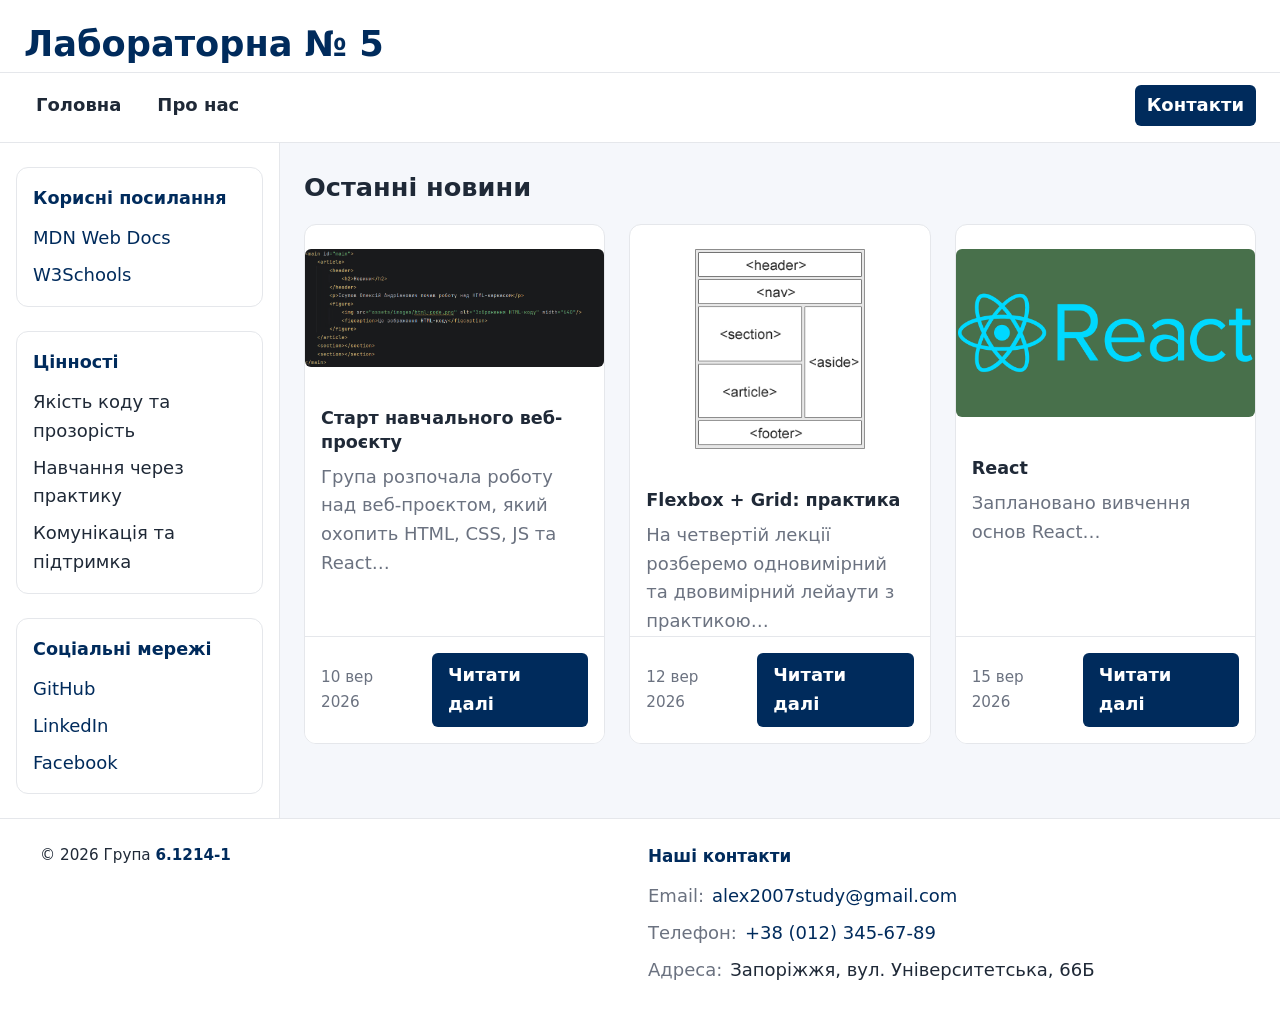
<file: index.html>
<!DOCTYPE html>
<html lang="uk">
<head>
    <meta charset="UTF-8"/>
    <meta name="viewport" content="width=device-width, initial-scale=1.0"/>
    <title>Лабораторна 5 - Головна</title>
    <meta name="description" content="Головна сторінка навчального лендінгу: новини, послуги, переваги."/>
    <link rel="icon" href="assets/images/favicon.ico"/>
    <link rel="stylesheet" href="styles.css"/>
</head>
<body>
<div class="layout">
    <header class="header">
        <h1 class="header__title">Лабораторна № 5</h1>
        <nav class="nav">
            <a href="index.html" class="nav__link">Головна</a>
            <a href="about.html" class="nav__link">Про нас</a>
            <a href="contacts.html" class="nav__link nav__link--cta">Контакти</a>
        </nav>
    </header>

    <aside class="sidenav">
        <section class="sidebar sidebar--links" aria-label="Корисні посилання">
            <h3 class="sidebar__title">Корисні посилання</h3>
            <ul class="sidebar__list">
                <li class="sidebar__item">
                    <a class="sidebar__link" href="https://developer.mozilla.org/" target="_blank" rel="noopener noreferrer">MDN Web Docs</a>
                </li>
                <li class="sidebar__item">
                    <a class="sidebar__link" href="https://www.w3schools.com/html/" target="_blank" rel="noopener noreferrer">W3Schools</a>
                </li>
            </ul>
        </section>

        <section class="sidebar sidebar--values" aria-label="Цінності">
            <h3 class="sidebar__title">Цінності</h3>
            <ul class="sidebar__list">
                <li class="sidebar__item">Якість коду та прозорість</li>
                <li class="sidebar__item">Навчання через практику</li>
                <li class="sidebar__item">Комунікація та підтримка</li>
            </ul>
        </section>

        <section class="sidebar sidebar--social" aria-label="Соціальні мережі">
            <h3 class="sidebar__title">Соціальні мережі</h3>
            <ul class="sidebar__list">
                <li class="sidebar__item"><a class="sidebar__link" href="#" aria-label="GitHub">GitHub</a></li>
                <li class="sidebar__item"><a class="sidebar__link" href="#" aria-label="LinkedIn">LinkedIn</a></li>
                <li class="sidebar__item"><a class="sidebar__link" href="#" aria-label="Facebook">Facebook</a></li>
            </ul>
        </section>
    </aside>

    <main class="main">
        <section class="news">
            <h2 class="news__title">Останні новини</h2>
            <div class="news__list">
                <article class="news-card">
                    <figure class="news-card__media media">
                        <picture>
                            <source type="image/avif" srcset="assets/images/html-code.avif">
                            <source type="image/webp" srcset="assets/images/html-code.webp">
                            <img
                                    class="media__img"
                                    src="assets/images/html-code.png"
                                    alt="Фото зі студентського заходу"
                                    width="983" height="388"
                                    loading="lazy" decoding="async" />
                        </picture>
                    </figure>
                    <h3 class="news-card__title">Старт навчального веб-проєкту</h3>
                    <p class="news-card__excerpt">Група розпочала роботу над веб-проєктом, який охопить HTML, CSS, JS та React…</p>
                    <div class="news-card__meta">
                        <time class="news-card__date" datetime="2025-09-10">10 вер 2026</time>
                        <a href="#" class="news-card__btn">Читати далі</a>
                    </div>
                </article>
                <article class="news-card">
                    <figure class="news-card__media media">
                        <picture>
                            <source type="image/avif" srcset="assets/images/layout-template.avif">
                            <source type="image/webp" srcset="assets/images/layout-template.webp">
                            <img
                                    class="media__img"
                                    src="assets/images/layout-template.png"
                                    alt="Демонстрація лейаутів на уроці"
                                    width="219" height="258"
                                    loading="lazy" decoding="async" />
                        </picture>
                    </figure>
                    <h3 class="news-card__title">Flexbox + Grid: практика</h3>
                    <p class="news-card__excerpt">На четвертій лекції розберемо одновимірний та двовимірний лейаути з практикою…</p>
                    <div class="news-card__meta">
                        <time class="news-card__date" datetime="2025-09-12">12 вер 2026</time>
                        <a href="#" class="news-card__btn">Читати далі</a>
                    </div>
                </article>
                <article class="news-card">
                    <figure class="news-card__media media">
                        <picture>
                            <source type="image/avif" srcset="assets/images/react-symbol.avif">
                            <source type="image/webp" srcset="assets/images/react-symbol.webp">
                            <img
                                    class="media__img"
                                    src="assets/images/react-symbol.png"
                                    alt="React logo"
                                    width="3840" height="2160"
                                    loading="lazy" decoding="async" />
                        </picture>
                    </figure>
                    <h3 class="news-card__title">React</h3>
                    <p class="news-card__excerpt">Заплановано вивчення основ React…</p>
                    <div class="news-card__meta">
                        <time class="news-card__date" datetime="2025-09-15">15 вер 2026</time>
                        <a href="#" class="news-card__btn">Читати далі</a>
                    </div>
                </article>
            </div>
        </section>
    </main>

    <footer class="footer">
        <div class="footer__inner">
            <p class="footer__text">© 2026 Група <span class="footer__group-name">6.1214-1</span></p>


            <address class="footer__contacts" aria-label="Наші контакти">
                <h3 class="footer__contacts-title">Наші контакти</h3>
                <ul class="footer__contacts-list">
                    <li class="footer__contacts-item">
                        <span class="footer__label">Email:</span>
                        <a class="footer__link" href="mailto:alex2007study@gmail.com">alex2007study@gmail.com</a>
                    </li>
                    <li class="footer__contacts-item">
                        <span class="footer__label">Телефон:</span>
                        <a class="footer__link" href="tel:+380123456789">+38 (012) 345-67-89</a>
                    </li>
                    <li class="footer__contacts-item">
                        <span class="footer__label">Адреса:</span>
                        <span>Запоріжжя, вул. Університетська, 66Б</span>
                    </li>
                </ul>
            </address>
        </div>
    </footer>
</div>
</body>
</html>
</file>
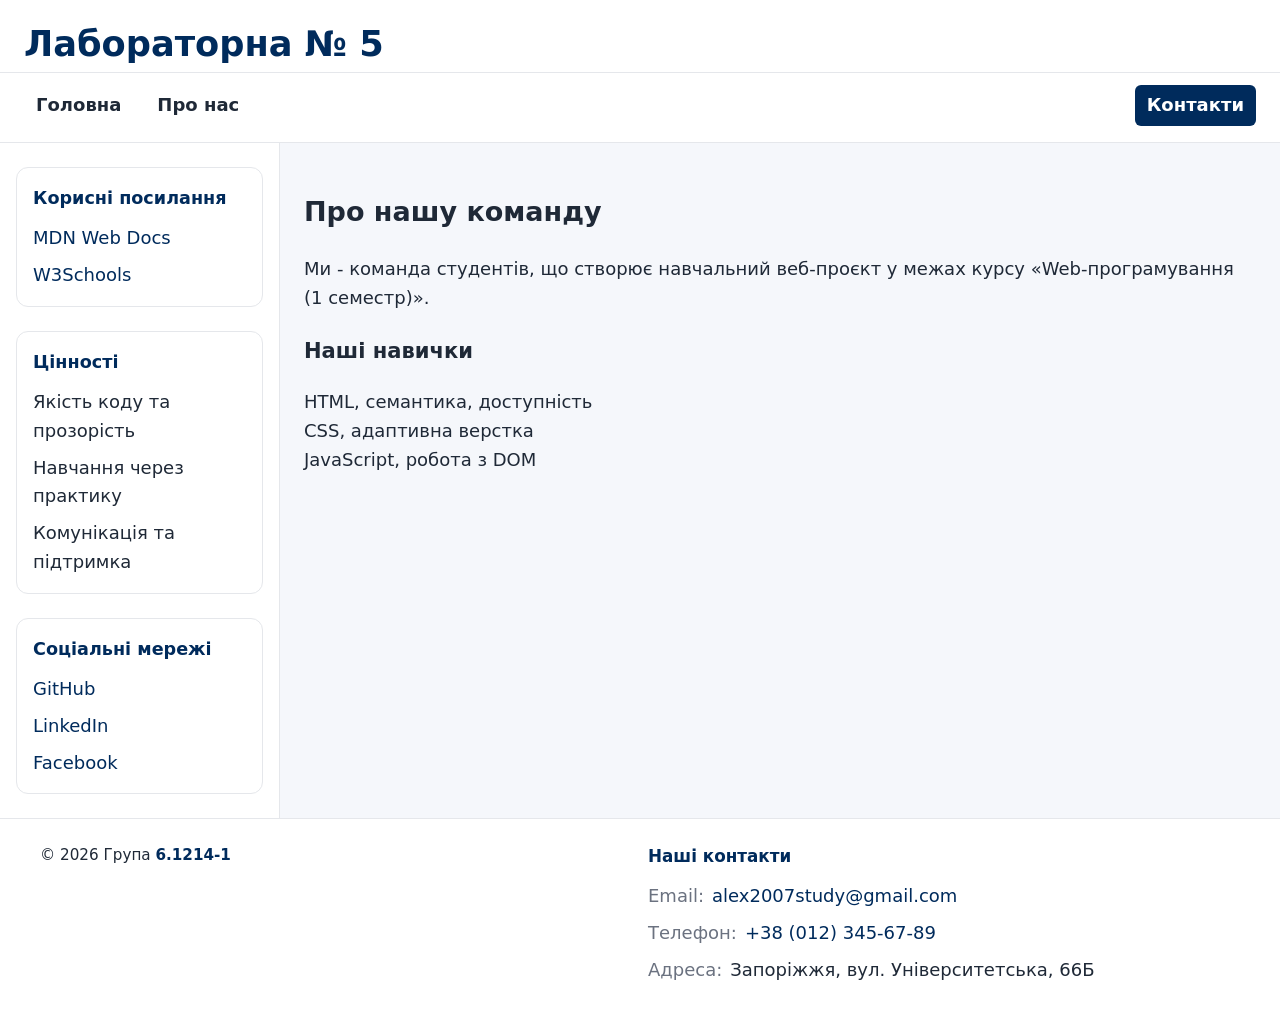
<file: about.html>
<!DOCTYPE html>
<html lang="uk">
<head>
    <meta charset="UTF-8"/>
    <meta name="viewport" content="width=device-width, initial-scale=1.0"/>
    <title>Лабораторна 5 - Про нас</title>
    <meta name="description" content="Сторінка про нас: навички, цінності."/>
    <link rel="icon" href="assets/images/favicon.ico"/>
    <link rel="stylesheet" href="styles.css"/>
</head>
<body>
<div class="layout">
    <header class="header">
        <h1 class="header__title">Лабораторна № 5</h1>
        <nav class="nav">
            <a href="index.html" class="nav__link">Головна</a>
            <a href="about.html" class="nav__link">Про нас</a>
            <a href="contacts.html" class="nav__link nav__link--cta">Контакти</a>
        </nav>
    </header>

    <aside class="sidenav">
        <section class="sidebar sidebar--links" aria-label="Корисні посилання">
            <h3 class="sidebar__title">Корисні посилання</h3>
            <ul class="sidebar__list">
                <li class="sidebar__item">
                    <a class="sidebar__link" href="https://developer.mozilla.org/" target="_blank" rel="noopener noreferrer">MDN Web Docs</a>
                </li>
                <li class="sidebar__item">
                    <a class="sidebar__link" href="https://www.w3schools.com/html/" target="_blank" rel="noopener noreferrer">W3Schools</a>
                </li>
            </ul>
        </section>

        <section class="sidebar sidebar--values" aria-label="Цінності">
            <h3 class="sidebar__title">Цінності</h3>
            <ul class="sidebar__list">
                <li class="sidebar__item">Якість коду та прозорість</li>
                <li class="sidebar__item">Навчання через практику</li>
                <li class="sidebar__item">Комунікація та підтримка</li>
            </ul>
        </section>

        <section class="sidebar sidebar--social" aria-label="Соціальні мережі">
            <h3 class="sidebar__title">Соціальні мережі</h3>
            <ul class="sidebar__list">
                <li class="sidebar__item"><a class="sidebar__link" href="#" aria-label="GitHub">GitHub</a></li>
                <li class="sidebar__item"><a class="sidebar__link" href="#" aria-label="LinkedIn">LinkedIn</a></li>
                <li class="sidebar__item"><a class="sidebar__link" href="#" aria-label="Facebook">Facebook</a></li>
            </ul>
        </section>
    </aside>

    <main class="main">
        <article class="about-article">
            <h2 class="about-article__title">Про нашу команду</h2>
            <p class="about-article__text">Ми - команда студентів, що створює навчальний веб-проєкт у межах курсу «Web-програмування (1 семестр)».</p>
        </article>

        <section class="skills">
            <h3 class="skills__title">Наші навички</h3>
            <ul class="skills__list">
                <li class="skills__item">HTML, семантика, доступність</li>
                <li class="skills__item">CSS, адаптивна верстка</li>
                <li class="skills__item">JavaScript, робота з DOM</li>
            </ul>
        </section>
    </main>

    <footer class="footer">
        <div class="footer__inner">
            <p class="footer__text">© 2026 Група <span class="footer__group-name">6.1214-1</span></p>


            <address class="footer__contacts" aria-label="Наші контакти">
                <h3 class="footer__contacts-title">Наші контакти</h3>
                <ul class="footer__contacts-list">
                    <li class="footer__contacts-item">
                        <span class="footer__label">Email:</span>
                        <a class="footer__link" href="mailto:alex2007study@gmail.com">alex2007study@gmail.com</a>
                    </li>
                    <li class="footer__contacts-item">
                        <span class="footer__label">Телефон:</span>
                        <a class="footer__link" href="tel:+380123456789">+38 (012) 345-67-89</a>
                    </li>
                    <li class="footer__contacts-item">
                        <span class="footer__label">Адреса:</span>
                        <span>Запоріжжя, вул. Університетська, 66Б</span>
                    </li>
                </ul>
            </address>
        </div>
    </footer>
</div>
</body>
</html>
</file>
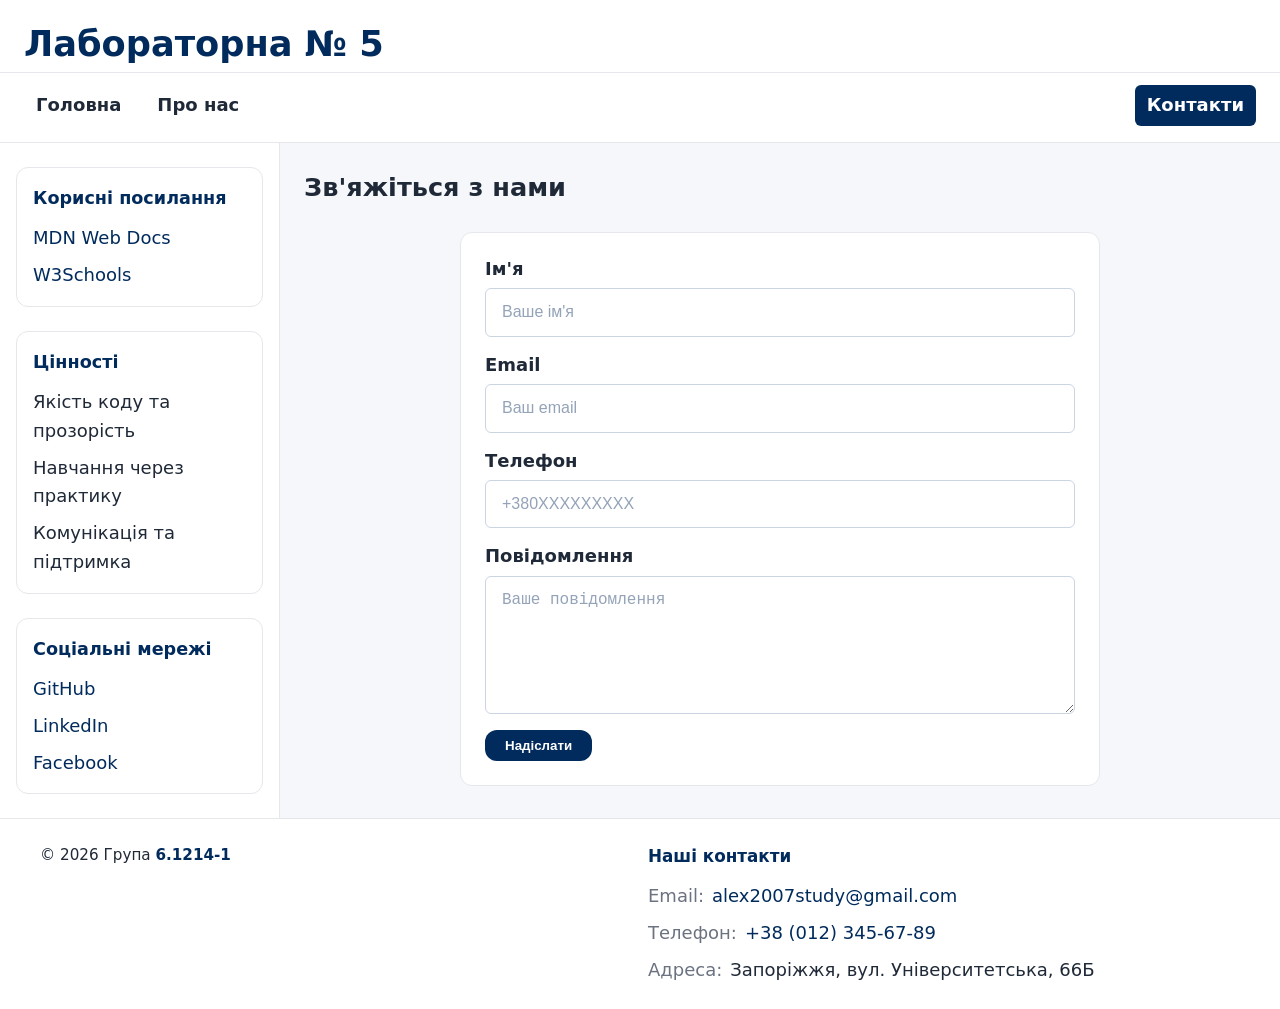
<file: contacts.html>
<!DOCTYPE html>
<html lang="uk">
<head>
    <meta charset="UTF-8" />
    <meta name="viewport" content="width=device-width, initial-scale=1.0"/>
    <title>Лабораторна 5 - Контакти</title>
    <meta name="description" content="Сторінка з контактними даними."/>
    <link rel="icon" href="assets/images/favicon.ico"/>
    <link rel="stylesheet" href="styles.css"/>
</head>
<body>
<div class="layout">
    <header class="header">
        <h1 class="header__title">Лабораторна № 5</h1>
        <nav class="nav">
            <a href="index.html" class="nav__link">Головна</a>
            <a href="about.html" class="nav__link">Про нас</a>
            <a href="contacts.html" class="nav__link nav__link--cta">Контакти</a>
        </nav>
    </header>

    <aside class="sidenav">
        <section class="sidebar sidebar--links" aria-label="Корисні посилання">
            <h3 class="sidebar__title">Корисні посилання</h3>
            <ul class="sidebar__list">
                <li class="sidebar__item">
                    <a class="sidebar__link" href="https://developer.mozilla.org/" target="_blank" rel="noopener noreferrer">MDN Web Docs</a>
                </li>
                <li class="sidebar__item">
                    <a class="sidebar__link" href="https://www.w3schools.com/html/" target="_blank" rel="noopener noreferrer">W3Schools</a>
                </li>
            </ul>
        </section>

        <section class="sidebar sidebar--values" aria-label="Цінності">
            <h3 class="sidebar__title">Цінності</h3>
            <ul class="sidebar__list">
                <li class="sidebar__item">Якість коду та прозорість</li>
                <li class="sidebar__item">Навчання через практику</li>
                <li class="sidebar__item">Комунікація та підтримка</li>
            </ul>
        </section>

        <section class="sidebar sidebar--social" aria-label="Соціальні мережі">
            <h3 class="sidebar__title">Соціальні мережі</h3>
            <ul class="sidebar__list">
                <li class="sidebar__item"><a class="sidebar__link" href="#" aria-label="GitHub">GitHub</a></li>
                <li class="sidebar__item"><a class="sidebar__link" href="#" aria-label="LinkedIn">LinkedIn</a></li>
                <li class="sidebar__item"><a class="sidebar__link" href="#" aria-label="Facebook">Facebook</a></li>
            </ul>
        </section>
    </aside>

    <main class="main">
        <h2 class="main__title">Зв'яжіться з нами</h2>

        <form class="contact-form" action="#" method="post">
            <div class="contact-form__item">
                <label class="contact-form__label" for="name">Ім'я</label>
                <input
                        class="contact-form__input"
                        type="text"
                        id="name"
                        name="name"
                        placeholder="Ваше ім'я"
                        required
                        minlength="2"
                        maxlength="50"
                        pattern="^[А-Яа-яЇїІіЄєҐґA-Za-z\s\-']+$"
                        title="Ім'я може містити лише літери, апостроф або дефіс"
                >
            </div>

            <div class="contact-form__item">
                <label class="contact-form__label" for="email">Email</label>
                <input
                        class="contact-form__input"
                        type="email"
                        id="email"
                        name="email"
                        placeholder="Ваш email"
                        required
                >
            </div>

            <div class="contact-form__item">
                <label class="contact-form__label" for="phone">Телефон</label>
                <input
                        class="contact-form__input"
                        type="tel"
                        id="phone"
                        name="phone"
                        placeholder="+380XXXXXXXXX"
                        required
                        pattern="^(\+?38)?\s?0\d{2}\s?\d{3}\s?\d{2}\s?\d{2}$"
                        title="Введіть номер у форматі +380XXXXXXXXX"
                >
            </div>

            <div class="contact-form__item">
                <label class="contact-form__label" for="msg">Повідомлення</label>
                <textarea
                        class="contact-form__textarea"
                        id="msg"
                        name="msg"
                        placeholder="Ваше повідомлення"
                        rows="5"
                        required
                        minlength="10"
                        maxlength="500"
                ></textarea>
            </div>

            <button class="contact-form__button" type="submit">Надіслати</button>
        </form>
    </main>

    <footer class="footer">
        <div class="footer__inner">
            <p class="footer__text">© 2026 Група <span class="footer__group-name">6.1214-1</span></p>


            <address class="footer__contacts" aria-label="Наші контакти">
                <h3 class="footer__contacts-title">Наші контакти</h3>
                <ul class="footer__contacts-list">
                    <li class="footer__contacts-item">
                        <span class="footer__label">Email:</span>
                        <a class="footer__link" href="mailto:alex2007study@gmail.com">alex2007study@gmail.com</a>
                    </li>
                    <li class="footer__contacts-item">
                        <span class="footer__label">Телефон:</span>
                        <a class="footer__link" href="tel:+380123456789">+38 (012) 345-67-89</a>
                    </li>
                    <li class="footer__contacts-item">
                        <span class="footer__label">Адреса:</span>
                        <span>Запоріжжя, вул. Університетська, 66Б</span>
                    </li>
                </ul>
            </address>
        </div>
    </footer>
</div>
</body>
</html>
</file>
<file: styles.css>
/* ============================================
0) BASE / THEME TOKENS */

*,
*::before,
*::after {
    box-sizing: border-box;
}

:root {
    /* Brand */
    --brand: #002b5c;
    --brand-600: #01356f;
    --brand-100: #e6eef6;
    /* Text, surface, border */
    --fg: #1f2937;
    --fg-muted: #6b7280;
    --bg: #f5f7fb;
    --surface: #ffffff;
    --border: #e5e7eb;
    /* Space, radius, shadow */
    --space-1: .25rem; --space-2: 0.5rem; --space-3: .75rem;
    --space-4: 1rem; --space-6: 1.5rem; --space-8: 2rem;
    --radius-1: 6px; --radius-2: 12px;
    --shadow-1: 0 6px 16 px rgba(0,0,0,.06);
    --container: 1200px;
    /* Backward compatibility with previous variables */
    --c-primary: var(--brand);
    --c-primary-600: var(--brand-600);
    --c-sufrace: var(--surface);
    --c-border: var(--border);
    /* Fluid */
    --fs-body: clamp(1rem, 0.94rem + 0.5vw, 1.125rem);
    --fs-h2: clamp(1.125rem, 1.05rem + 1.2vw, 1.6rem);
    --fs-h1: clamp(1.6rem, 1.2rem + 2.2vw, 2.2rem);
}

html {
    font-size: 16px;
}
body {
    margin: 0;
    font-size: var(--fs-body);
    font-family: system-ui, -apple-system, Segoe UI, Roboto, Arial, sans-serif;
    color: var(--fg);
    background: var(--bg);
    line-height: 1.6;
}

img {max-width: 100%; height: auto; max-height: 200px; object-fit: contain; display: block; }
a { color: var(--c-primary); text-decoration: none; }
a:hover, a:focus-visible { text-decoration: underline; outline: none; }
ul[class], ol[class] { list-style: none; margin: 0; padding: 0; }


/* ============================================
1) GLOBAL LAYOUT ON GRID ARES */
.layout{
    display: grid;
    grid-template-columns: 1fr;
    grid-template-rows: auto auto 1fr auto;
    grid-template-areas:
    "header"
    "sidenav"
    "main"
    "footer";
    min-height: 100dvh;
}

.header { grid-area: header; }
.sidenav { grid-area: sidenav; }
.main { grid-area: main; }
.footer { grid-area: footer; }


/* ============================================
2) HEADER + NAVIGATION */

.header {
    background: var(--surface);
    border-bottom: 1px solid var(--border);
}
.header__title {
    margin: 0;
    padding: var(--space-4) var(--space-6) 0 var(--space-6);
    font-size: var(--fs-h1);
    color: var(--brand);
}

.nav{
    display: flex;
    gap: var(--space-3);
    padding: var(--space-3) var(--space-6) var(--space-4);
    border-top: 1px solid var(--border);
}
.nav__link{
    color: var(--fg);
    font-weight: 600;
    padding: .375rem .75rem;
    border-radius: var(--radius-1);
}
.nav__link:hover,
.nav__link:focus-visible{ background: var(--brand-100); }
.nav__link--cta{
    margin-left: auto;
    color: #fff;
    background: var(--brand);
}
.nav__link--cta:hover,
.nav__link--cta:focus-visible{ background: var(--brand-600); }


/* ============================================
3) SIDEBAR + SIDENAV */

.sidenav{
    display: flex;
    flex-direction: column;
    gap: var(--space-6);
    padding: var(--space-6) var(--space-4);
    background: var(--surface);
    border-right: 1px solid var(--border);
}
.sidebar{
    background: #fff;
    border: 1px solid var(--border);
    border-radius: var(--radius-2);
    padding: var(--space-4);
    box-shadow: var(--shadow-1);
}
.sidebar__title{
    margin: 0 0 var(--space-3);
    font-size: 1.1rem;
    color: var(--brand);
}
.sidebar__list{ display: flex; flex-direction: column; gap: .5rem; }
.sidebar__item{ color: var(--fg); }
.sidebar__link{ color: var(--brand); }

/* ============================================
4) MAIN-CONTENT + NEWS */
.main{
    padding: var(--space-6);
    max-width: var(--container);
    width: 100%;
    margin-inline: auto;
}
.main__title{ margin: 0 0 var(--space-6); }

.news__title{ margin: 0 0 var(--space-4); }
.main__title, .news__title{ font-size:var(--fs-h2); }
.news__list{
    display: grid;
    gap: var(--space-6);
    grid-template-columns: repeat(auto-fit, minmax(280px, 1fr));
}
.news-card{
    display: flex;
    flex-direction: column;
    background: var(--surface);
    border: 1px solid var(--border);
    border-radius: var(--radius-2);
    overflow: clip;
    box-shadow: var(--shadow-1);
}
.news-card__title{
    margin: var(--space-4) var(--space-4) var(--space-2);
    font-size: 1.1rem;
    line-height: 1.35;
}
.news-card__excerpt{ margin: 0 var(--space-4); color: var(--fg-muted);}
.news-card__meta{
    margin-top: auto;
    display: flex;
    justify-content: space-between;
    align-items: center;
    gap: var(--space-4);
    padding: var(--space-4);
    border-top: 1px solid var(--border);
    background: #fff;
}
.news-card__date{ color: var(--fg-muted); font-size: .95rem; }
.news-card__btn{
    display: inline-flex;
    align-items: center;
    gap: .5rem;
    padding: .5rem 1rem;
    background: var(--brand);
    color: #fff;
    border: 0;
    border-radius: var(--radius-1);
    font-weight: 600;
    text-decoration: none;
}
.news-card__btn:hover,
.news-card__btn:focus-visible{ background: var(--brand-600); }


/* ============================================
5) MEDIA */
.media{
    margin: var(--space-6) 0;
    aspect-ration: 16/9;
    overflow: clip;
}
.media--framed{
    background: #fafafa;
    border: 1px solid var(--border);
    border-radius: var(--radius-2);
    padding: var(--space-3);
}
.media__img{
    display: block;
    width: 100%;
    height: 100%;
    object-fit: contain;
    object-position: center;
    border-radius: var(--radius-1);
}
.media__caption {
    margin-top: var(--space-2);
    color: var(--fg-muted);
    font-size: .9rem;
    text-align: center;
}

/* ============================================
6) CONTACTS FORM */
.contact-form{
    width: 100%;
    max-width: 640px;
    margin: 0 auto;
    padding: var(--space-6);
    background: var(--surface);
    border: 1px solid var(--border);
    border-radius: var(--radius-2);
    box-shadow: var(--shadow-1);
}
.contact-form__item{
    display: grid;
    gap: var(--space-2);
    margin-bottom: var(--space-4);
}
.contact-form__label{
    font-weight: 600;
    line-height: 1.3;
}
.contact-form__input,
.contact-form__textarea{
    width: 100%;
    padding: var(--space-3) var(--space-4);
    font-size: 1rem;
    line-height: 1.4;
    color: var(--fg);
    background: #fff;
    border: 1px solid #cbd5e1;
    border-radius: var(--radius-1);
    outline: none;
    transition: border-color .2s ease, box-shadow .2s ease;
}
.contact-form__input::placeholder,
.contact-form__textarea::placeholder{ color: #94a3b8; }
.contact-form__input:hover,
.contact-form__textarea:hover{ border-color: #94a3b8; }
.contact-form__input:focus,
.contact-form__textarea:focus{
    border-color: var(--brand);
    box-shadow: 0 0 0 3px rgba(0,43,92,.15);
}
.contact-form__textarea{
    min-height: 8rem;
    resize: vertical;
}

.contact-form__input:required:user-invalid,
.contact-form__textarea:required:user-invalid{ border-color: #dc3545; }
.contact-form__input:required:valid,
.contact-form__textarea:required:valid{ border-color: #198754; }

.contact-form__button{
    display: inline-flex;
    align-items: center;
    gap: .5rem;
    padding: .5rem 1.25rem;
    border: none;
    border-radius: var(--radius-2);
    background: var(--brand);
    color: #fff;
    font-weight: 600;
    cursor: pointer;
    box-shadow: var(--shadow-1);
    transition: background .2s ease, transform .05s ease;
}
.contact-form__button:hover,
.contact-form__button:focus-visible{ background: var(--brand-600); }
.contact-form__button:active{ transform: translateY(1px); }
.contact-form__button:disabled{ opacity: .6; cursor: not-allowed; }


/* ============================================
7) FOOTER */
.footer{
    background: var(--surface);
    border-top: 1px solid var(--border);
    padding: var(--space-6);
}
.footer__text{ margin: 0; font-size: .95rem; order: 2;}
.footer__group-name{ color: var(--brand); font-weight: 700; }

.footer__inner{
    display: grid;
    gap: var(--space-4);
    grid-template-columns: 1fr;
    align-items: start;
    max-width: var(--container);
    margin: 0 auto;
}
.footer__contacts{ font-style: normal; }
.footer__contacts-title{
    margin: 0 0 var(--space-3);
    font-size: 1.05rem;
    color: var(--brand);
}
.footer__contacts-list{
    list-style: none;
    margin: 0;
    padding: 0;
    display: grid;
    gap: .5rem;
}
.footer__contacts-item{
    display: grid;
    grid-template-columns: max-content 1fr;
    gap: .5rem var(--space-2);
    align-items: baseline;
}
.footer__label{ color: var(--fg-muted); white-space: nowrap; }
.footer__link{ color: var(--brand); text-decoration: none; }
.footer__link:hover,
.footer__link:focus-visible{ text-decoration: underline; }



@media (min-width: 640px){
    .layout{
        grid-template-columns: 220px 1fr;
        grid-template-rows: auto 1fr auto;
        grid-template-areas:
    "header header"
    "sidenav main"
    "footer footer";
    }

    .footer__inner{
        grid-template-columns: 1fr minmax(220px, 1fr);
    }

    .footer__text {order: initial}
}

@media (min-width: 1024px){
    .layout{
        grid-template-columns: 280px 1fr;
    }
    .footer__inner{
        grid-template-columns: 1fr minmax(280px, 1fr);
    }
}

@media (prefers-color-scheme: dark){
    :root{
        --bg: #0b1020;
        --surface: #101528;
        --fg: #e7eaf3;
        --fg-muted: #b7bfd3;
        --border: #232a3b;
        --brand: #7fb3ff;
        --brand-600: #6aa2f0;
        --brand-100: #17233b;
    }
    .sidebar {
        background: var(--surface);
    }
    .news-card__meta{
        background: color-mix(in srgb, var(--surface) 92%, #fff 8%)
    }
}
</file>
